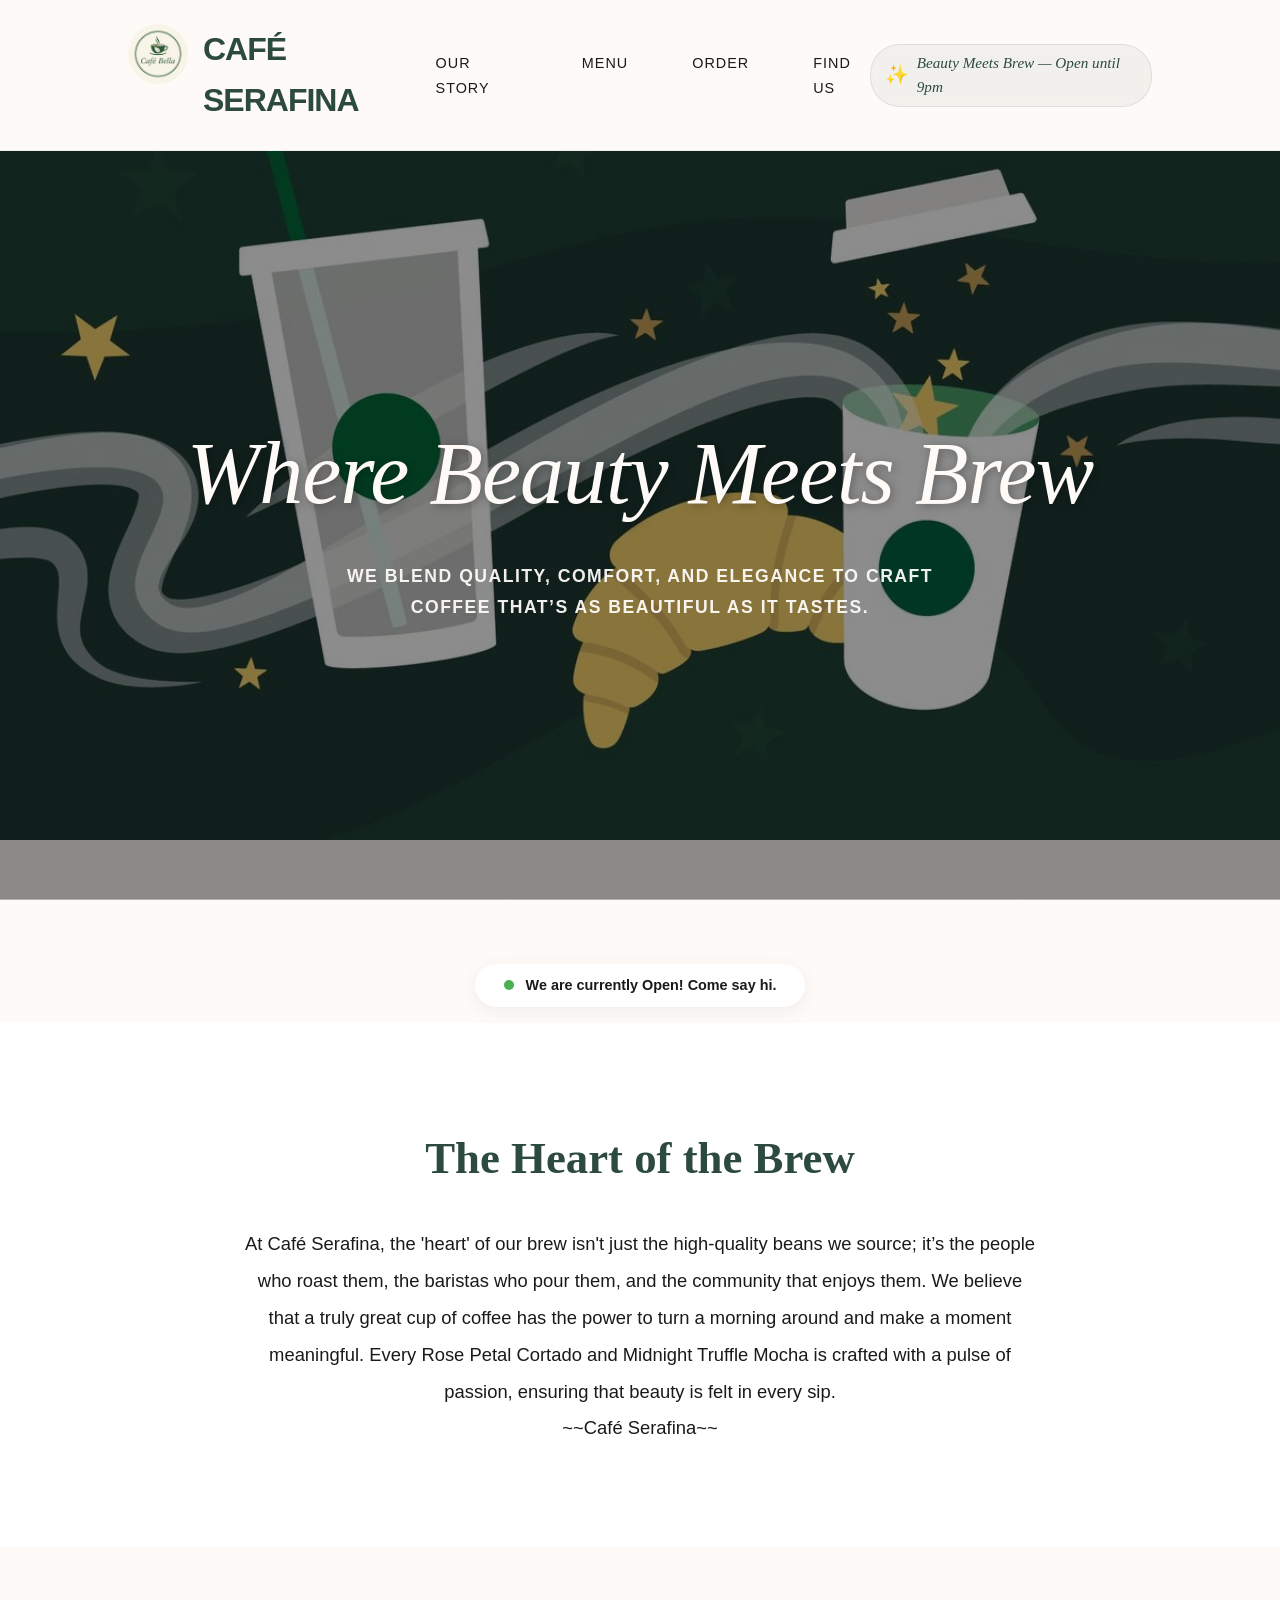
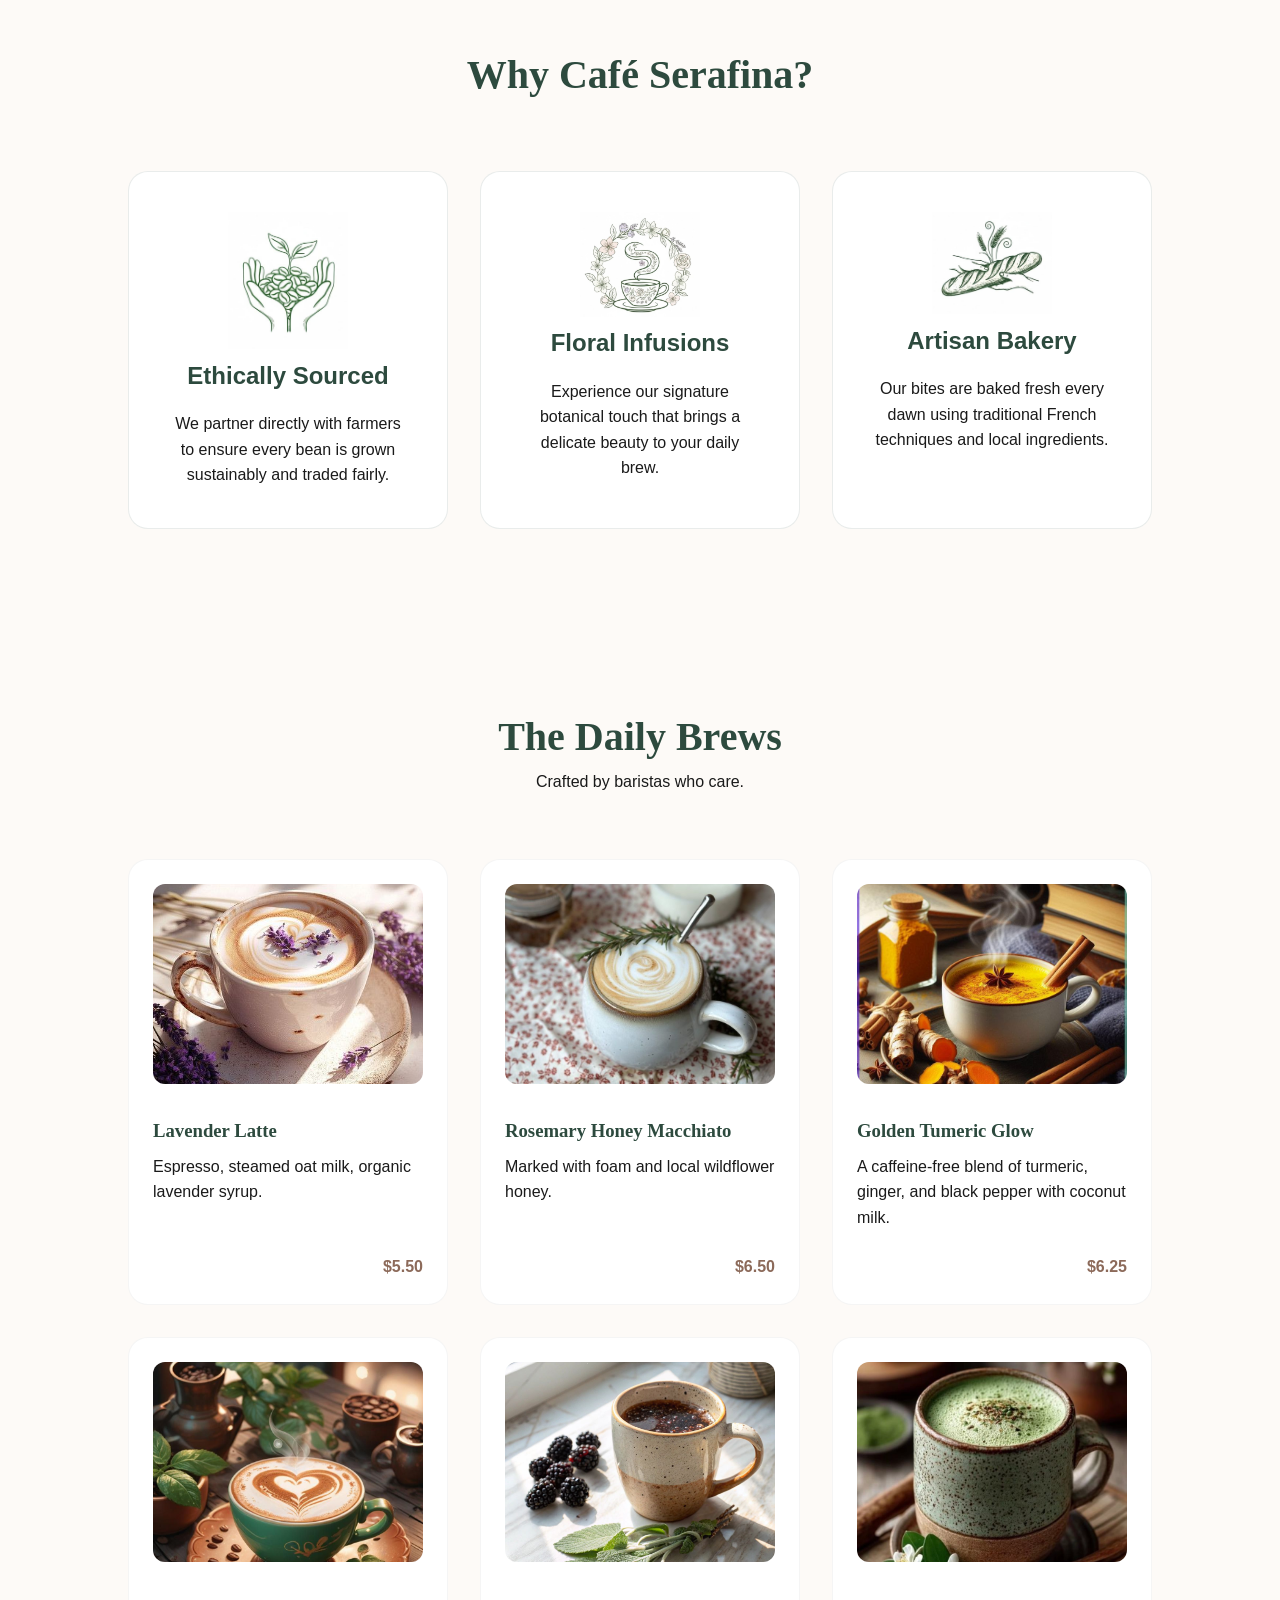
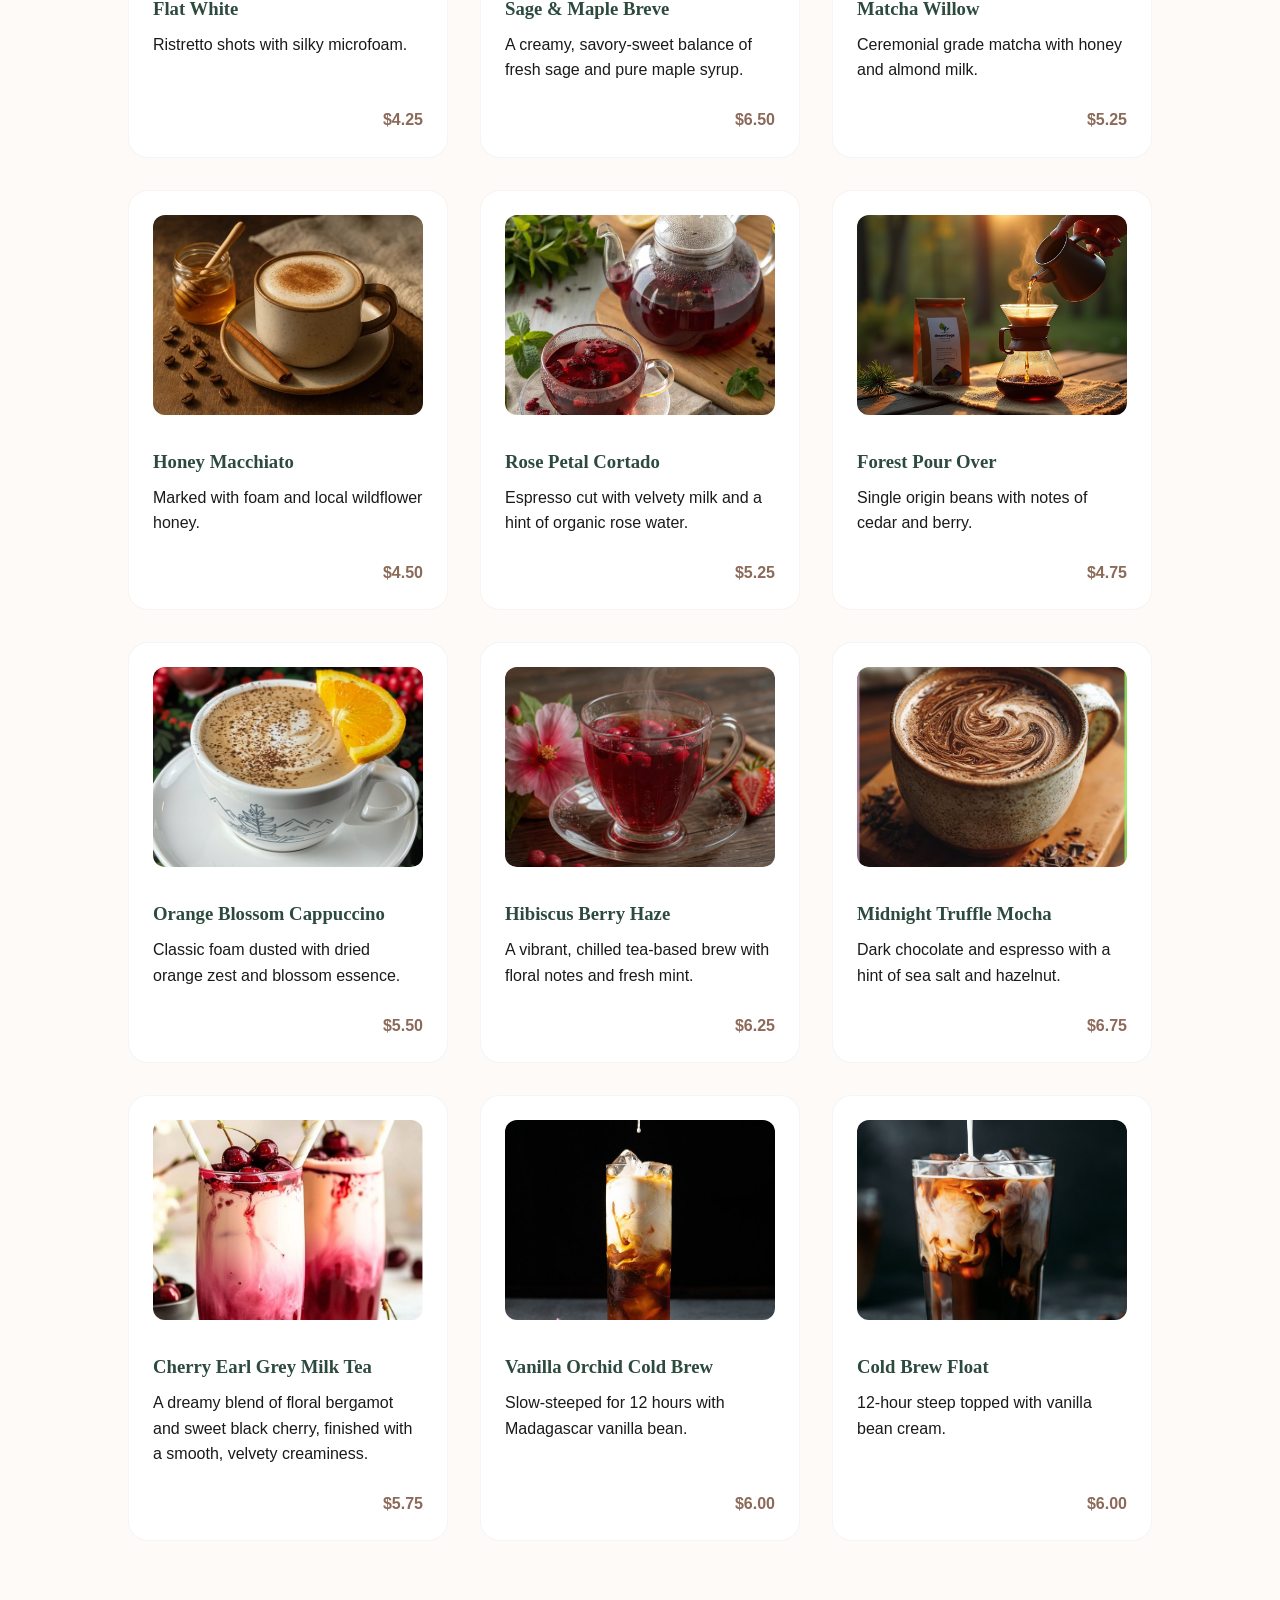
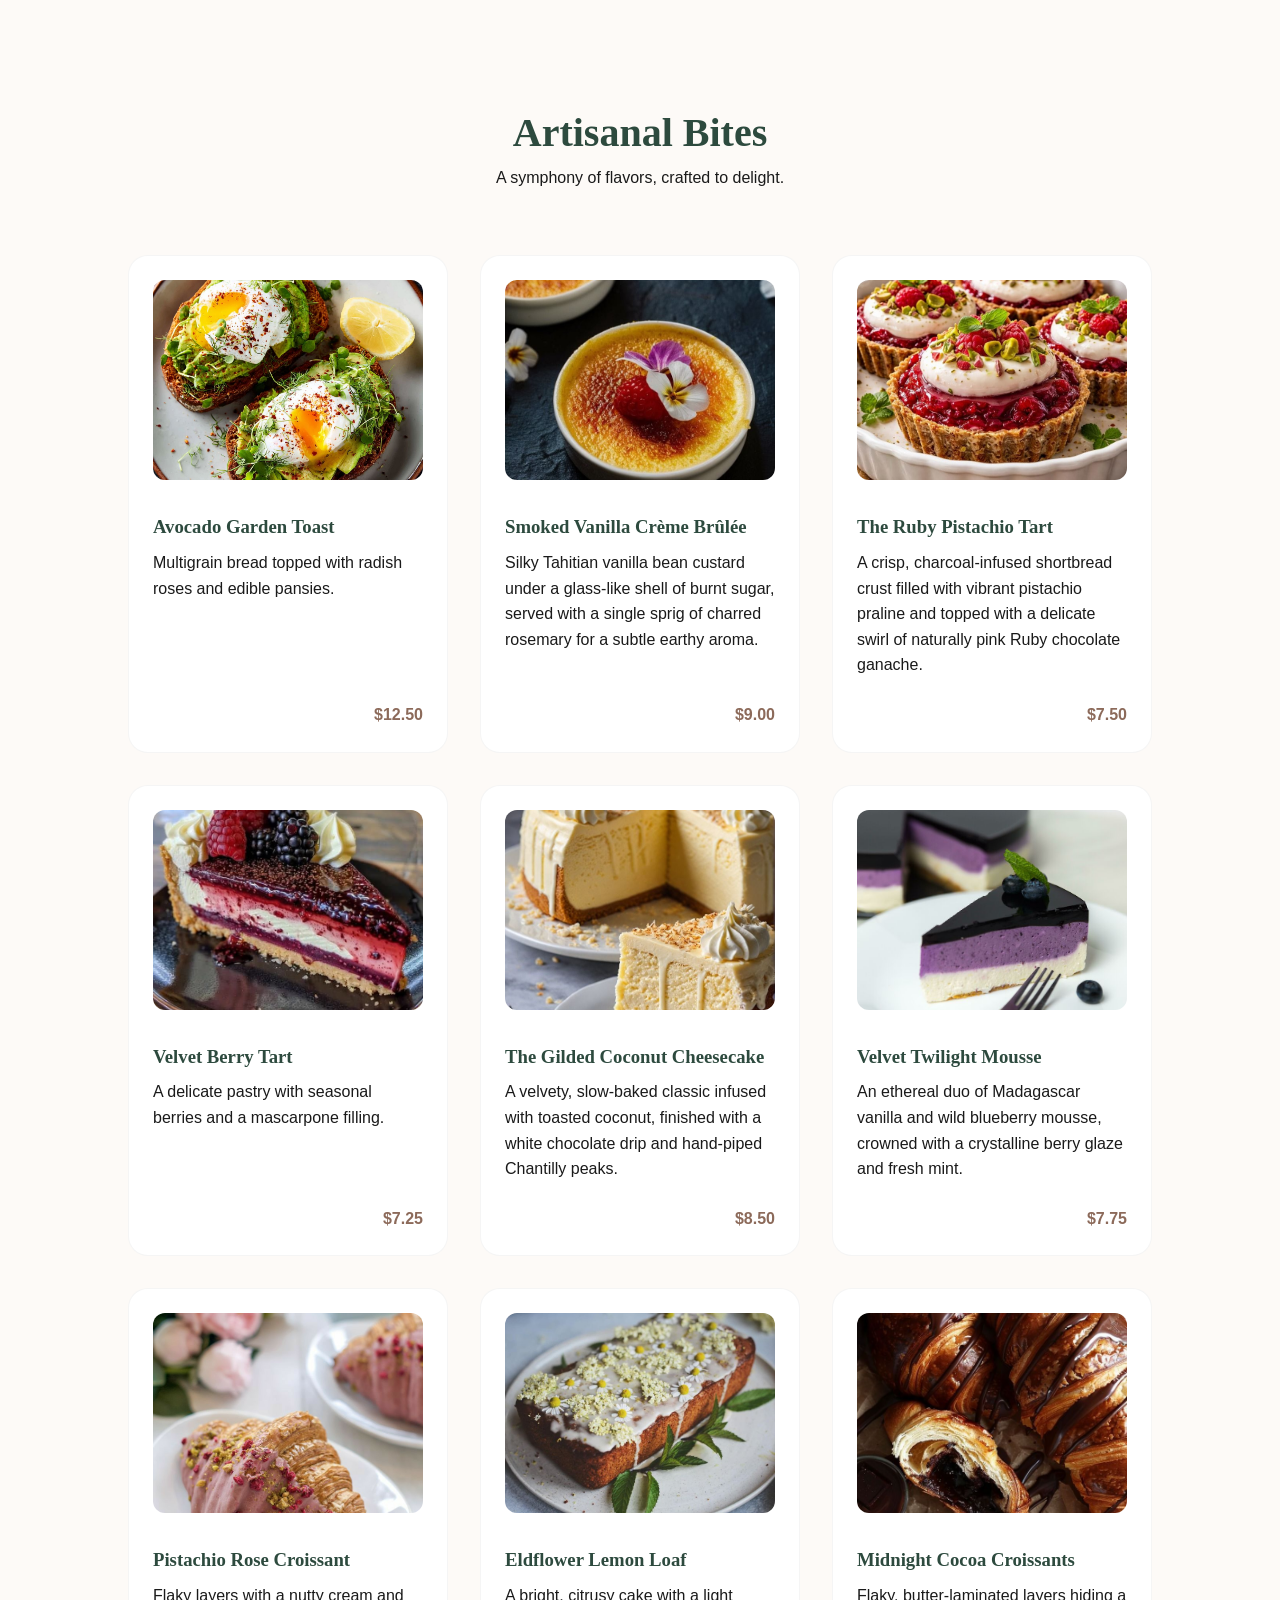
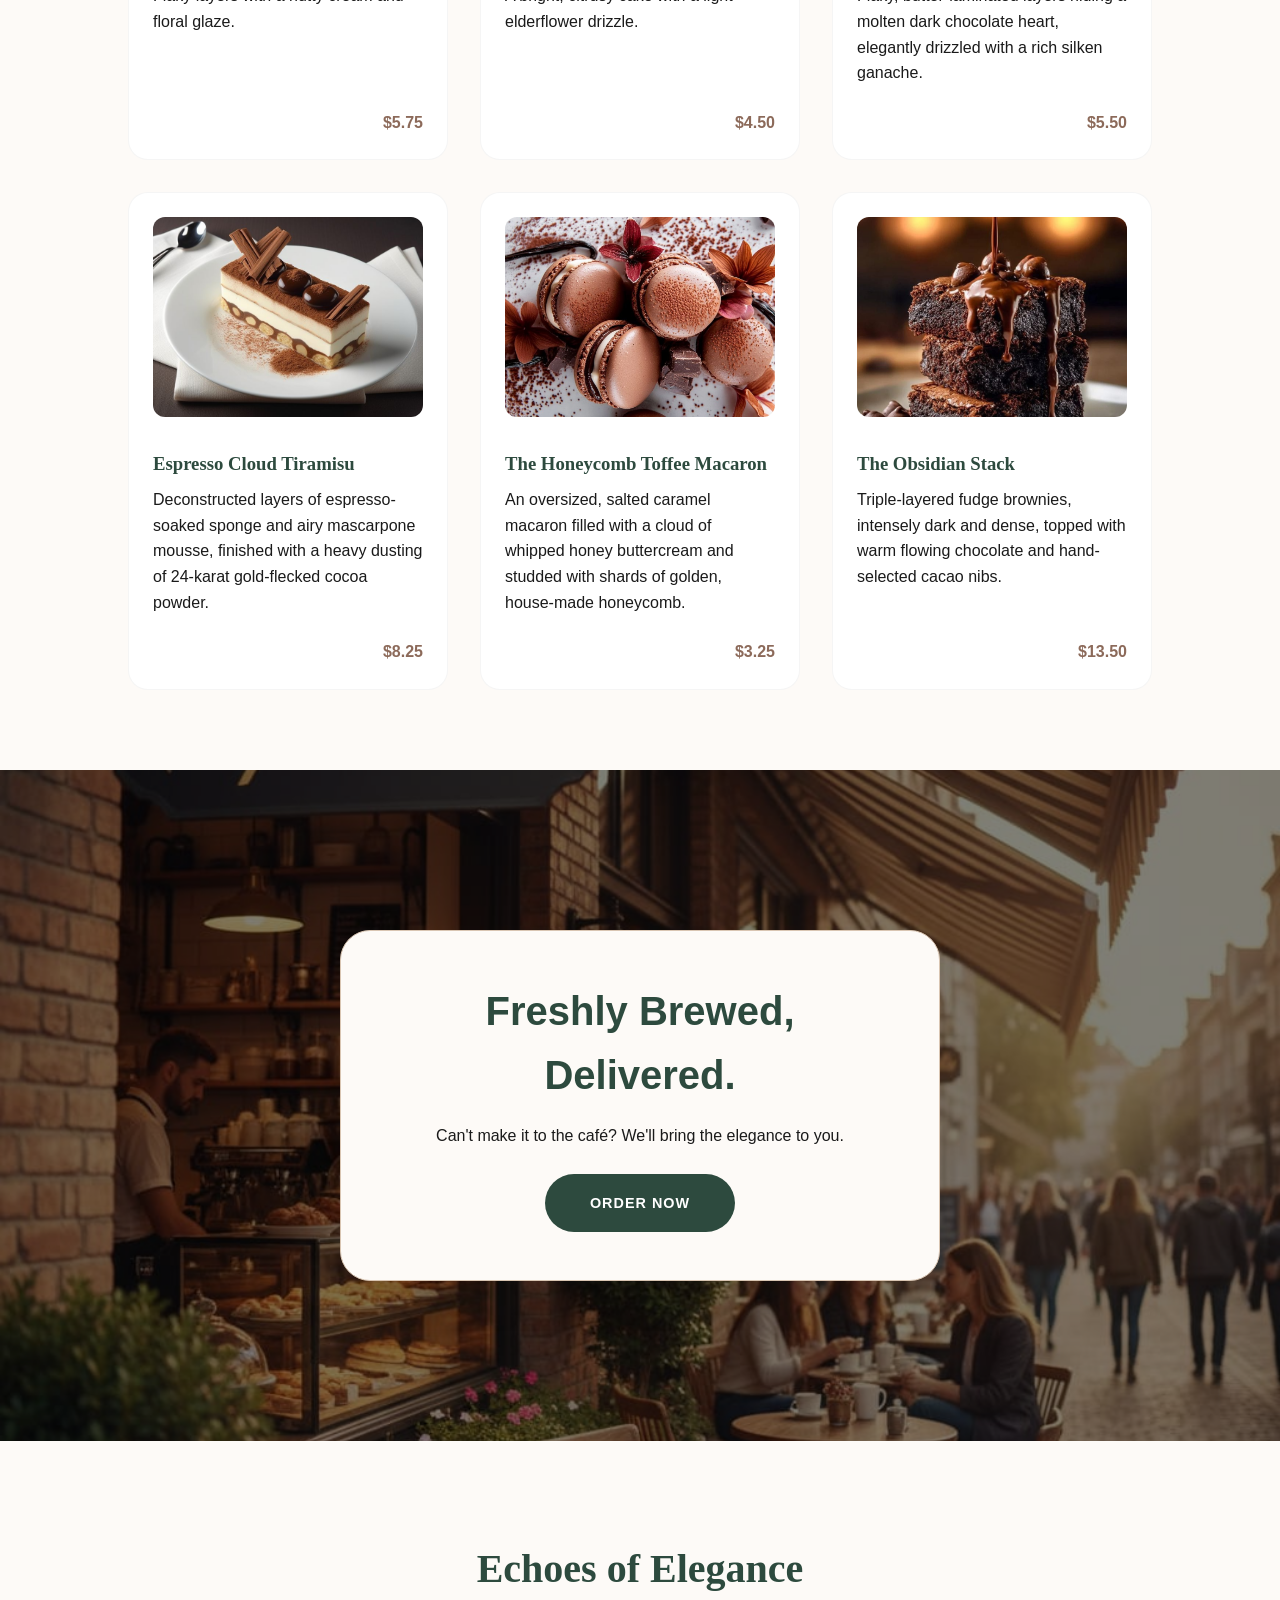
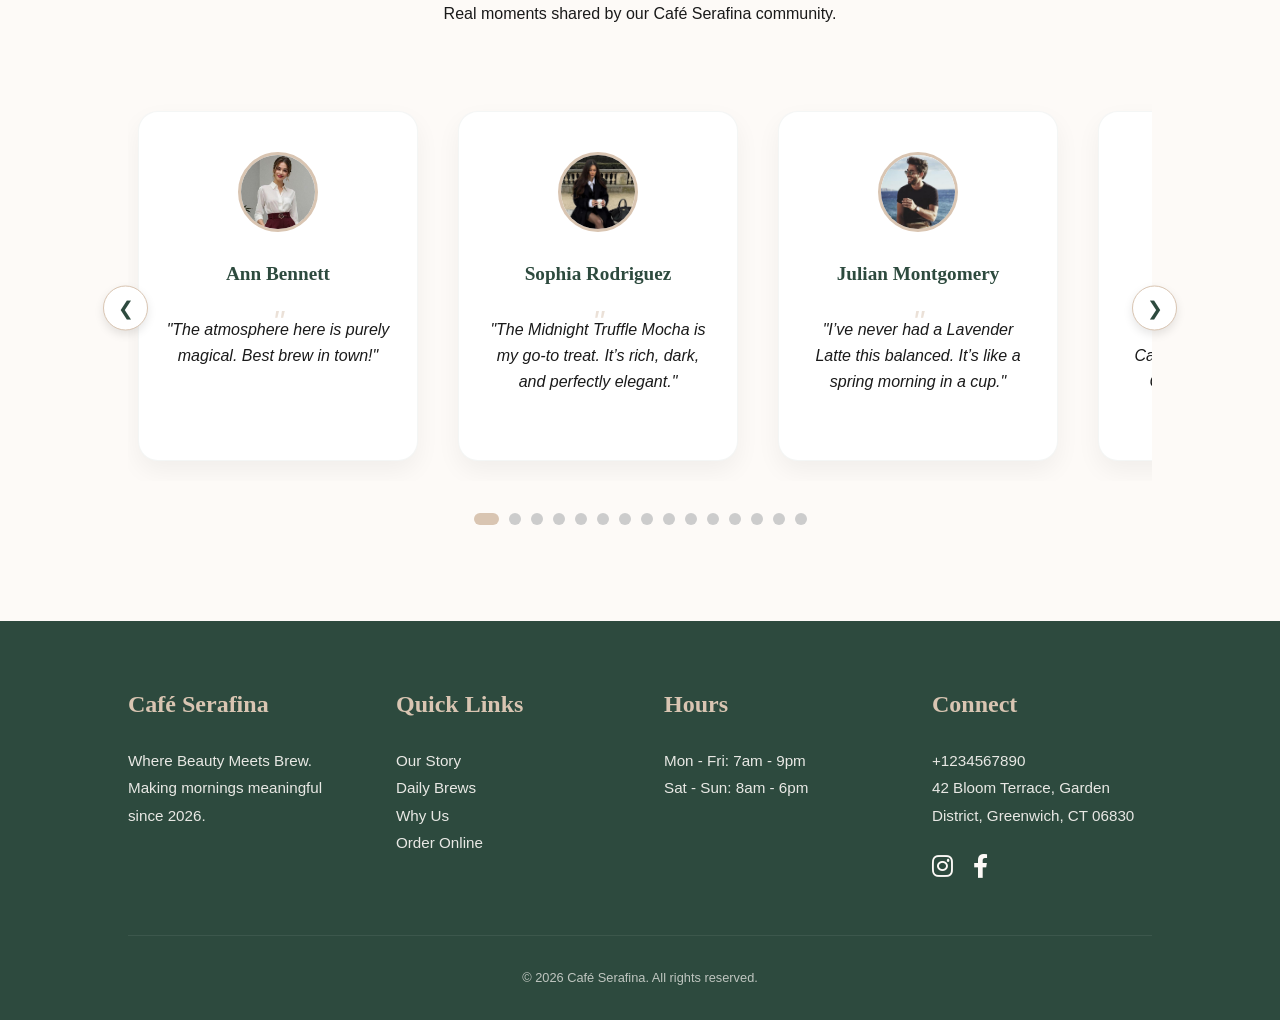
<file: index.html>
<!DOCTYPE html>
<html lang="en">
<head>
    <meta charset="UTF-8">
    <meta name="viewport" content="width=device-width, initial-scale=1.0">
    <title>Café Serafina | Artisan Coffee</title>
    <link rel="stylesheet" href="style.css">
    <link rel="stylesheet" href="https://cdnjs.cloudflare.com/ajax/libs/font-awesome/6.0.0/css/all.min.css"> <!-- For Instagram and Facebook Icons -->
</head>
<body>
<!-- Logo and the Header Section/ NavBar -->
    <nav>
        <div class="logo-container">
            <img src="images/logo.jpeg" alt="Café Serafina Logo" class="nav-logo">
            <a href="index.html" style="text-decoration: none;">
            <span class="logo-text">Café Serafina</span></a>
        </div>
        <ul class="nav-links">
            <li><a href="#about">Our Story</a></li>
            <li><a href="#menu">Menu</a></li>
            <li><a href="#delivery">Order</a></li>
            <li><a href="#location">Find Us</a></li>
        </ul>
<!-- Current Weather -->
        <div class="nav-right">
            <div class="weather-mood" id="weather-mood">
                <span id="weather-icon"></span>
                <span id="mood-text">Loading the vibe...</span>
            </div>
        </div>
    </nav>
<!-- Hero Section -->
    <header>
        <div class="hero-content">
            <h1>Where Beauty Meets Brew</h1>
            <p><b>We blend quality, comfort, and elegance to craft coffee that’s as beautiful as it tastes.</b></p>
        </div>
    </header>
<!-- Current Status -->
    <div class="status-container">
        <div class="status-badge" id="status-badge">
            <span class="dot" id="status-dot"></span>
            <span id="status-text">Checking Status...</span>
        </div>
    </div>
<!-- About Section -->
    <section id="about" class="about-section">
        <div class="about-container">
            <div class="about-text">
                <h2>The Heart of the Brew</h2>
                <p>At Café Serafina, the 'heart' of our brew isn't just the high-quality beans we source; it’s the people who roast them, the baristas who pour them, and the community that enjoys them. 
                    We believe that a truly great cup of coffee has the power to turn a morning around and make a moment meaningful. 
                    Every Rose Petal Cortado and Midnight Truffle Mocha is crafted with a pulse of passion, ensuring that beauty is felt in every sip.
                </p>
                <p>~~Café Serafina~~</p>
        </div>
    </div>
    </section>
    <!-- Why Choose Us -->
    <section id="why-choose-us" class="features-section">
        <div class="section-title">
            <h2>Why Café Serafina?</h2>
        </div>
        <div class="features-grid">
            <div class="feature-card">
                <img src="images/ethically-sourced.jpeg" alt="Ethically Sourced" width="120">
                <h3>Ethically Sourced</h3>
                <p>We partner directly with farmers to ensure every bean is grown sustainably and traded fairly.</p>
            </div>
            <div class="feature-card">
                <img src="images/floral-infusion.jpeg" alt="Floral Infusions" width="120">
                <h3>Floral Infusions</h3>
                <p>Experience our signature botanical touch that brings a delicate beauty to your daily brew.</p>
            </div>
            <div class="feature-card">
                <img src="images/artisan-bakery.jpeg" alt="Artisan Bakery" width="120">
                <h3>Artisan Bakery</h3>
                <p>Our bites are baked fresh every dawn using traditional French techniques and local ingredients.</p>
            </div>
        </div>
    </section>
<!-- Menu Section -->
    <section id="menu" class="menu-section">
        <div class="section-title">
            <h2>The Daily Brews</h2>
            <p>Crafted by baristas who care.</p>
        </div>

    <!-- Menu Items - Drinks -->
        <div class="menu-grid" id="menu-grid">
            <div class="menu-item">
                <img src="images/lavender-latte.jpg" alt="Lavender Latte" class="menu-img">
                <div class="item-info">
                    <h3>Lavender Latte</h3>
                    <p>Espresso, steamed oat milk, organic lavender syrup.</p>
                </div>
                <span class="price">$5.50</span>
            </div>
            <div class="menu-item">
                <img src="images/Rosemary-Honey-Macchiato.jpeg" alt="Rosemary Honey Macchiato" class="menu-img">
                <div class="item-info">
                    <h3>Rosemary Honey Macchiato</h3>
                    <p>Marked with foam and local wildflower honey.</p>
                </div>
                <span class="price">$6.50</span>
            </div>
            <div class="menu-item">
                <img src="images/Golden-Tumeric-Glow.jpg" alt="Golden Tumeric Glow" class="menu-img">
                <div class="item-info">
                    <h3>Golden Tumeric Glow</h3>
                    <p>A caffeine-free blend of turmeric, ginger, and black pepper with coconut milk.</p>
                </div>
                <span class="price">$6.25</span>
            </div>
            <div class="menu-item">
                <img src="images/flat-white.jpg" alt="Lavender Latte" class="menu-img">
                <div class="item-info">
                    <h3>Flat White</h3>
                    <p>Ristretto shots with silky microfoam.</p>
                </div>
                <span class="price">$4.25</span>
            </div>
            <div class="menu-item">
                <img src="images/Sage&Maple-Breve.jpg" alt="Sage & Maple Breve" class="menu-img">
                <div class="item-info">
                    <h3>Sage & Maple Breve</h3>
                    <p>A creamy, savory-sweet balance of fresh sage and pure maple syrup.</p>
                </div>
                <span class="price">$6.50</span>
            </div>
            <div class="menu-item">
                <img src="images/matcha-willow.jpg" alt="Lavender Latte" class="menu-img">
                <div class="item-info">
                    <h3>Matcha Willow</h3>
                    <p>Ceremonial grade matcha with honey and almond milk.</p>
                </div>
                <span class="price">$5.25</span>
            </div>
            <div class="menu-item">
                <img src="images/honey-macchiato.jpg" alt="Lavender Latte" class="menu-img">
                <div class="item-info">
                    <h3>Honey Macchiato</h3>
                    <p>Marked with foam and local wildflower honey.</p>
                </div>
                <span class="price">$4.50</span>
            </div>
            <div class="menu-item">
                <img src="images/Rose-Petal-Cortado.jpg" alt="Lavender Latte" class="menu-img">
                <div class="item-info">
                    <h3>Rose Petal Cortado</h3>
                    <p>Espresso cut with velvety milk and a hint of organic rose water.</p>
                </div>
                <span class="price">$5.25</span>
            </div>
            <div class="menu-item">
                <img src="images/Forest-Pour-Over.jpg" alt="Lavender Latte" class="menu-img">
                <div class="item-info">
                    <h3>Forest Pour Over</h3>
                    <p>Single origin beans with notes of cedar and berry.</p>
                </div>
                <span class="price">$4.75</span>
            </div>
            <div class="menu-item">
                <img src="images/Orange-Blossom-Cappuccino.jpg" alt="Orange Blossom Cappuccino" class="menu-img">
                <div class="item-info">
                    <h3>Orange Blossom Cappuccino</h3>
                    <p>Classic foam dusted with dried orange zest and blossom essence.</p>
                </div>
                <span class="price">$5.50</span>
            </div>
            <div class="menu-item">
                <img src="images/Hibiscus-Berry-Haze.jpg" alt="Lavender Latte" class="menu-img">
                <div class="item-info">
                    <h3>Hibiscus Berry Haze</h3>
                    <p>A vibrant, chilled tea-based brew with floral notes and fresh mint.</p>
                </div>
                <span class="price">$6.25</span>
            </div>
            <div class="menu-item">
                <img src="images/Midnight-Truffle-Mocha.jpg" alt="Midnight Truffle Mocha" class="menu-img">
                <div class="item-info">
                    <h3>Midnight Truffle Mocha</h3>
                    <p>Dark chocolate and espresso with a hint of sea salt and hazelnut.</p>
                </div>
                <span class="price">$6.75</span>
            </div>
            <div class="menu-item">
                <img src="images/Cherry-Earl-Grey-Milk-Tea.jpg" alt="Cherry Earl Grey Milk Tea" class="menu-img">
                <div class="item-info">
                    <h3>Cherry Earl Grey Milk Tea</h3>
                    <p>A dreamy blend of floral bergamot and sweet black cherry, finished with a smooth, velvety creaminess.</p>
                </div>
                <span class="price">$5.75</span>
            </div>
            <div class="menu-item">
                <img src="images/Vanilla-Orchid-Cold-Brew.jpg" alt="Vanilla Orchid Cold Brew" class="menu-img">
                <div class="item-info">
                    <h3>Vanilla Orchid Cold Brew</h3>
                    <p>Slow-steeped for 12 hours with Madagascar vanilla bean.</p>
                </div>
                <span class="price">$6.00</span>
            </div>
            <div class="menu-item">
                <img src="images/cold-brew-float.jpeg" alt="Lavender Latte" class="menu-img">
                <div class="item-info">
                    <h3>Cold Brew Float</h3>
                    <p>12-hour steep topped with vanilla bean cream.</p>
                </div>
                <span class="price">$6.00</span>
            </div>
        </div>
    </section>
    <section id="menu" class="menu-section">
        <div class="section-title">
            <h2>Artisanal Bites</h2>
            <p>A symphony of flavors, crafted to delight.</p>
        </div>

    <!-- Menu Items - Drinks -->
        <div class="menu-grid" id="menu-grid">
            <div class="menu-item">
                <img src="images/Avocado-Garden-Toast.jpg" alt="Avocado Garden Toast" class="menu-img">
                <div class="item-info">
                    <h3>Avocado Garden Toast</h3>
                    <p>Multigrain bread topped with radish roses and edible pansies.</p>
                </div>
                <span class="price">$12.50</span>
            </div>
            <div class="menu-item">
                <img src="images/Smoked-Vanillaa-Crème-Brûlée.jpeg" alt="Smoked Vanilla Crème Brûlée" class="menu-img">
                <div class="item-info">
                    <h3>Smoked Vanilla Crème Brûlée</h3>
                    <p>Silky Tahitian vanilla bean custard under a glass-like shell of burnt sugar, served with a single sprig of charred rosemary for a subtle earthy aroma.</p>
                </div>
                <span class="price">$9.00</span>
            </div>
            <div class="menu-item">
                <img src="images/Ruby-Pistachio-Tart.jpeg" alt="The Ruby Pistachio Tart" class="menu-img">
                <div class="item-info">
                    <h3>The Ruby Pistachio Tart</h3>
                    <p>A crisp, charcoal-infused shortbread crust filled with vibrant pistachio praline and topped with a delicate swirl of naturally pink Ruby chocolate ganache.</p>
                </div>
                <span class="price">$7.50</span>
            </div>
            <div class="menu-item">
                <img src="images/Velvet-Berry-Tart.jpg" alt="Velvet Berry Tart" class="menu-img">
                <div class="item-info">
                    <h3>Velvet Berry Tart</h3>
                    <p>A delicate pastry with seasonal berries and a mascarpone filling.</p>
                </div>
                <span class="price">$7.25</span>
            </div>
            <div class="menu-item">
                <img src="images/cheese-cake.jpg" alt="The Gilded Coconut Cheesecake" class="menu-img">
                <div class="item-info">
                    <h3>The Gilded Coconut Cheesecake</h3>
                    <p>A velvety, slow-baked classic infused with toasted coconut, finished with a white chocolate drip and hand-piped Chantilly peaks.</p>
                </div>
                <span class="price">$8.50</span>
            </div>
            <div class="menu-item">
                <img src="images/Velvet-Twilight-Mousse.jpeg" alt="Velvet Twilight Mousse" class="menu-img">
                <div class="item-info">
                    <h3>Velvet Twilight Mousse</h3>
                    <p>An ethereal duo of Madagascar vanilla and wild blueberry mousse, crowned with a crystalline berry glaze and fresh mint.</p>
                </div>
                <span class="price">$7.75</span>
            </div>
            <div class="menu-item">
                <img src="images/Pistachio-Rose-Croissant.jpg" alt="Pistachio Rose Croissant" class="menu-img">
                <div class="item-info">
                    <h3>Pistachio Rose Croissant</h3>
                    <p>Flaky layers with a nutty cream and floral glaze.</p>
                </div>
                <span class="price">$5.75</span>
            </div>
            <div class="menu-item">
                <img src="images/Eldflower-Lemon-Loaf.jpg" alt="Eldflower Lemon Loaf" class="menu-img">
                <div class="item-info">
                    <h3>Eldflower Lemon Loaf</h3>
                    <p>A bright, citrusy cake with a light elderflower drizzle.</p>
                </div>
                <span class="price">$4.50</span>
            </div>
            <div class="menu-item">
                <img src="images/Midnight-Cocoa-Croissants.jpeg" alt="Midnight Cocoa Croissants" class="menu-img">
                <div class="item-info">
                    <h3>Midnight Cocoa Croissants</h3>
                    <p>Flaky, butter-laminated layers hiding a molten dark chocolate heart, elegantly drizzled with a rich silken ganache.</p>
                </div>
                <span class="price">$5.50</span>
            </div>
            <div class="menu-item">
                <img src="images/Espresso-Cloud-Tiramisu.jpeg" alt="Espresso Cloud Tiramisu" class="menu-img">
                <div class="item-info">
                    <h3>Espresso Cloud Tiramisu</h3>
                    <p>Deconstructed layers of espresso-soaked sponge and airy mascarpone mousse, finished with a heavy dusting of 24-karat gold-flecked cocoa powder.</p>
                </div>
                <span class="price">$8.25</span>
            </div>
            <div class="menu-item">
                <img src="images/Honeycomb-Toffee-Macaron.jpeg" alt="The Honeycomb Toffee Macaron" class="menu-img">
                <div class="item-info">
                    <h3>The Honeycomb Toffee Macaron</h3>
                    <p>An oversized, salted caramel macaron filled with a cloud of whipped honey buttercream and studded with shards of golden, house-made honeycomb.</p>
                </div>
                <span class="price">$3.25</span>
            </div>
            <div class="menu-item">
                <img src="images/The-Obsidian-Stack.jpeg" alt="Eldflower Lemon Loaf" class="menu-img">
                <div class="item-info">
                    <h3>The Obsidian Stack</h3>
                    <p>Triple-layered fudge brownies, intensely dark and dense, topped with warm flowing chocolate and hand-selected cacao nibs.</p>
                </div>
                <span class="price">$13.50</span>
            </div>
        </div>
    </section>

<!-- Order Section -->
    <section id="delivery" class="delivery-section">
        <div class="delivery-card">
            <h2>Freshly Brewed, Delivered.</h2>
            <p>Can't make it to the café? We'll bring the elegance to you.</p>
            <br>
            <a href="order.html" class="btn btn-primary">Order Now</a> <!-- Form to Order -->
        </div>
    </section>

<!-- Testimonials Section -->
    <section class="testimonials-section">
    <div class="section-title">
        <h2>Echoes of Elegance</h2>
        <p>Real moments shared by our Café Serafina community.</p>
    </div>
    <div class="section-content">
        <div class="slide-container">
            <button class="nav-btn prev-btn" id="prev-slide">❮</button>
            <button class="nav-btn next-btn" id="next-slide">❯</button>

            <div class="slide-wrapper" id="slide-wrapper">
                <ul class="testimonials-list" id="testimonials-list">
                    <li class="testimonials">
                        <img src="people/p1.jpeg" alt="user1" class="user-image">
                        <h3 class="name">Ann Bennett</h3>
                        <i class="feedback">"The atmosphere here is purely magical. Best brew in town!"</i>
                    </li>
                    <li class="testimonials">
                        <img src="people/p2.jpeg" alt="user2" class="user-image">
                        <h3 class="name">Sophia Rodriguez</h3>
                        <i class="feedback">"The Midnight Truffle Mocha is my go-to treat. It’s rich, dark, and perfectly elegant."</i>
                    </li>
                    <li class="testimonials">
                        <img src="people/p3.jpeg" alt="user3" class="user-image">
                        <h3 class="name">Julian Montgomery</h3>
                        <i class="feedback">"I’ve never had a Lavender Latte this balanced. It’s like a spring morning in a cup."</i>
                    </li>
                    <li class="testimonials">
                        <img src="people/p4.jpeg" alt="user4" class="user-image">
                        <h3 class="name">Elena Garrison</h3>
                        <i class="feedback">"The Orange Blossom Cappuccino is a floral dream. Café Serafina is my daily sanctuary."</i>
                    </li>
                    <li class="testimonials">
                        <img src="people/p5.jpeg" alt="user5" class="user-image">
                        <h3 class="name">Marcus Thorne</h3>
                        <i class="feedback">"Finally, a place that takes Cold Brew seriously. The Vanilla Orchid notes are incredible."</i>
                    </li>
                    <li class="testimonials">
                        <img src="people/p6.jpeg" alt="user6" class="user-image">
                        <h3 class="name">Liam Henderson</h3>
                        <i class="feedback">"That Pistachio Rose Croissant is worth the trip alone. Flaky, floral, and fantastic."</i>
                    </li>
                    <li class="testimonials">
                        <img src="people/p7.jpeg" alt="user7" class="user-image">
                        <h3 class="name">Clara Whitlock</h3>
                        <i class="feedback">"I ordered the Velvet Berry Tart for a small celebration—it was the star of the show!"</i>
                    </li>
                    <li class="testimonials">
                        <img src="people/p8.jpeg" alt="user8" class="user-image">
                        <h3 class="name">David Sterling</h3>
                        <i class="feedback">"The Obsidian Stack is the ultimate brownie experience. Dark, fudgy, and decadent."</i>
                    </li>
                    <li class="testimonials">
                        <img src="people/p9.jpeg" alt="user9" class="user-image">
                        <h3 class="name">Anthony Vance</h3>
                        <i class="feedback">"I love that I can pick multiple items on the order page. A stack of brownies and a latte? Yes, please!"</i>
                    </li>
                    <li class="testimonials">
                        <img src="people/p10.jpeg" alt="user10" class="user-image">
                        <h3 class="name">Maya Jenkins</h3>
                        <i class="feedback">"Best Avocado Garden Toast I’ve ever had. You can taste the freshness in every bite."</i>
                    </li>
                    <li class="testimonials">
                        <img src="people/p11.jpeg" alt="user11" class="user-image">
                        <h3 class="name">Noah Fletcher</h3>
                        <i class="feedback">"Café Serafina isn't just a shop; it’s an experience. The attention to detail is unmatched."</i>
                    </li>
                    <li class="testimonials">
                        <img src="people/p12.jpeg" alt="user12" class="user-image">
                        <h3 class="name">Grace Laurent</h3>
                        <i class="feedback">"Beauty meets brew is the perfect slogan. Everything from the logo to the coffee is stunning."</i>
                    </li>
                    <li class="testimonials">
                        <img src="people/p13.jpeg" alt="user13" class="user-image">
                        <h3 class="name">Sarah Prescott</h3>
                        <i class="feedback">"The delivery system is so easy to use! My order arrived fresh and beautifully packaged."</i>
                    </li>
                    <li class="testimonials">
                        <img src="people/p14.jpeg" alt="user14" class="user-image">
                        <h3 class="name">Oliver Sinclair</h3>
                        <i class="feedback">"The Espresso Cloud Tiramisu is light as air but packs a punch. A true masterpiece."</i>
                    </li>
                    <li class="testimonials">
                        <img src="people/p15.jpeg" alt="user15" class="user-image">
                        <h3 class="name">Isabella Brooks</h3>
                        <i class="feedback">"Checking the live shop status on the home page saves me so much time. I love the transparency!"</i>
                    </li>
                    </ul>
            </div>
            <div class="dots-container" id="dots-container"></div>
        </div>
    </div>
    </section>

<!-- Footer Section -->
    <footer id="location">
    <div class="footer-grid">
        <div class="footer-col brand-col">
            <h4>Café Serafina</h4>
            <p>Where Beauty Meets Brew. <br>Making mornings meaningful since 2026.</p>
        </div>
        
        <div class="footer-col">
            <h4>Quick Links</h4>
            <ul>
                <li><a href="#about">Our Story</a></li>
                <li><a href="#menu">Daily Brews</a></li>
                <li><a href="#why-us">Why Us</a></li>
                <li><a href="order.html">Order Online</a></li>
            </ul>
        </div>

        <div class="footer-col">
            <h4>Hours</h4>
            <p>Mon - Fri: 7am - 9pm</p>
            <p>Sat - Sun: 8am - 6pm</p>
        </div>

        <div class="footer-col">
            <h4>Connect</h4>
            <p>+1234567890</p>
            <p>42 Bloom Terrace, Garden District, Greenwich, CT 06830</p>
            <div class="social-links">
                <a href="https://instagram.com" target="_blank" aria-label="Instagram">
                <i class="fab fa-instagram"></i>
                </a>
                <a href="https://facebook.com" target="_blank" aria-label="Facebook">
                <i class="fab fa-facebook-f"></i>
                </a>
            </div>
        </div>
    </div>
    
    <div class="footer-bottom">
        <p>&copy; 2026 Café Serafina. All rights reserved.</p>
    </div>
    </footer>

    <script src="script.js"></script>
</body>
</html>
</file>
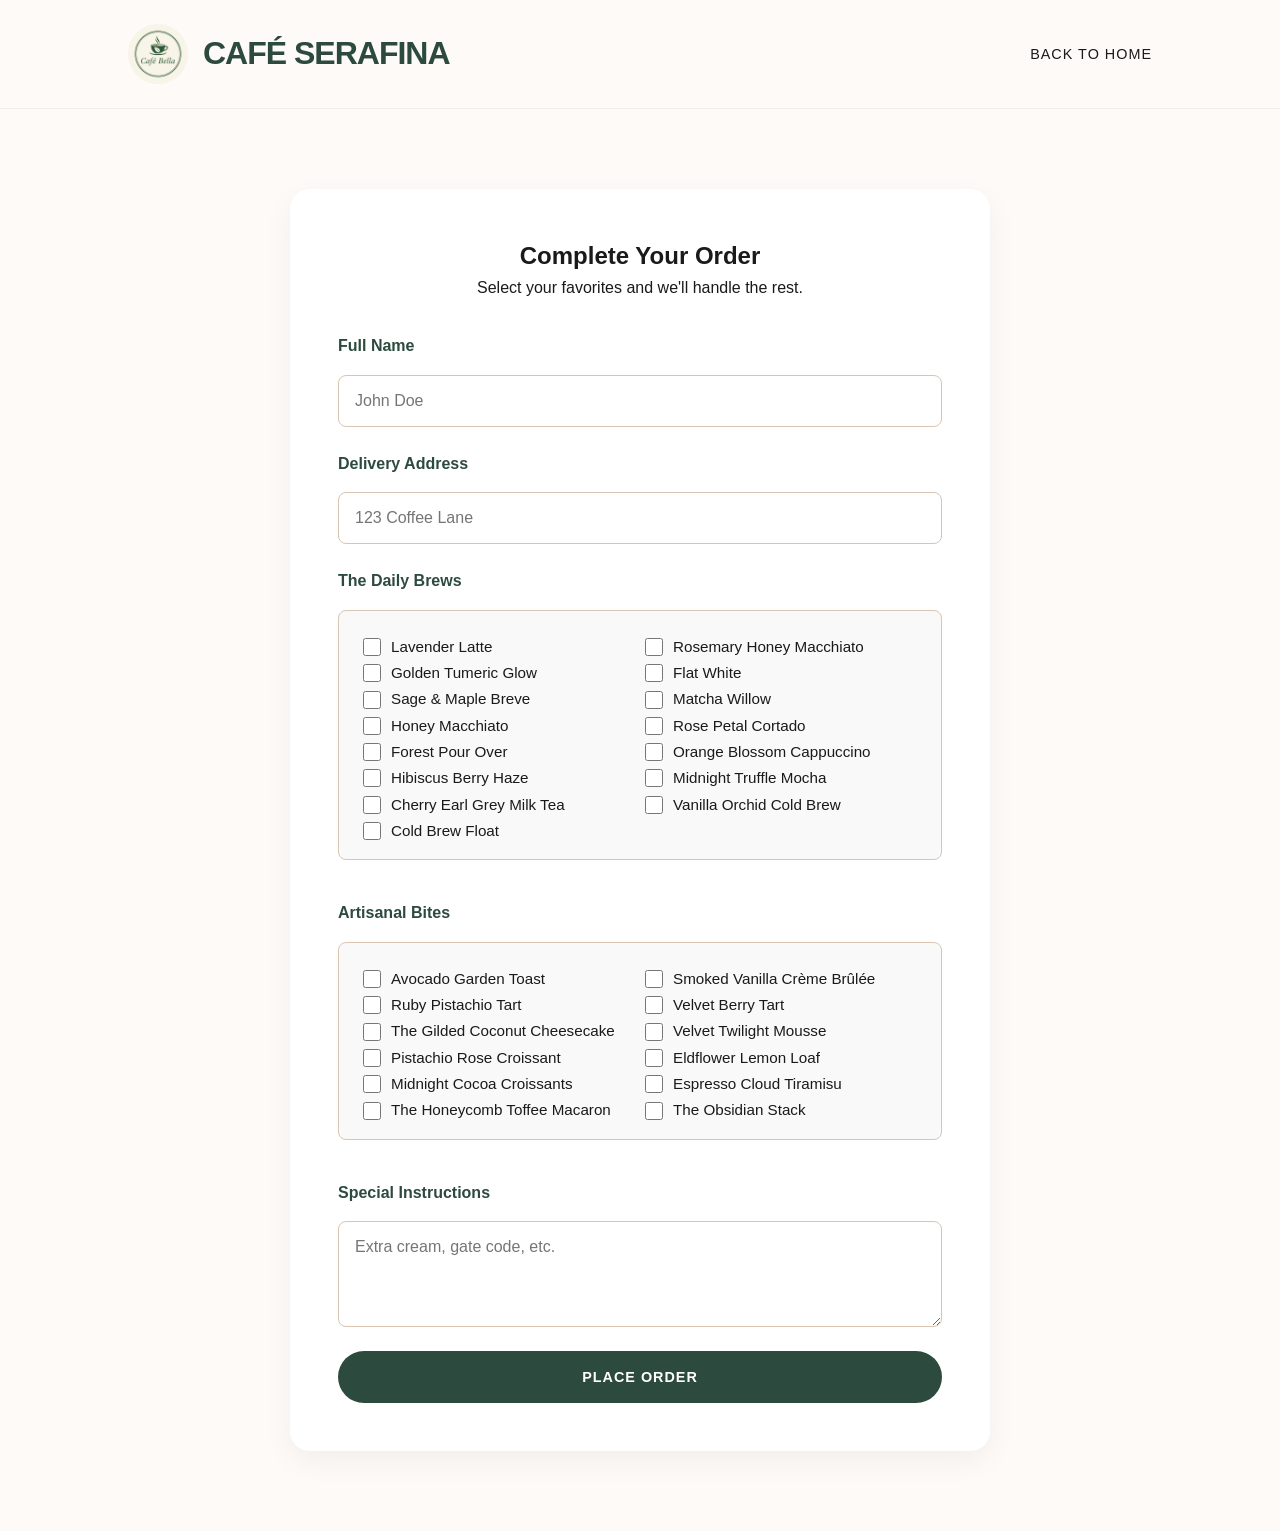
<file: order.html>
<!DOCTYPE html>
<html lang="en">
<head>
    <meta charset="UTF-8">
    <meta name="viewport" content="width=device-width, initial-scale=1.0">
    <title>Place Your Order | Café Serafina</title>
    <link rel="stylesheet" href="style.css">
    <style>
        .order-container {
            padding: 5rem 10%;
            display: flex;
            justify-content: center;
            background-color: var(--bg);
            min-height: 100vh;
        }
        .order-form-card {
            background: white;
            padding: 3rem;
            border-radius: 20px;
            width: 100%;
            max-width: 700px;
            box-shadow: 0 10px 30px rgba(0,0,0,0.05);
        }
        form { display: flex; flex-direction: column; gap: 1.5rem; }
        label { font-weight: 600; color: var(--primary); margin-bottom: -0.5rem; }
        
        input[type="text"], textarea {
            padding: 1rem;
            border: 1px solid var(--secondary);
            border-radius: 8px;
            font-size: 1rem;
            width: 100%;
        }

        /* Checkbox Group Styling */
        .checkbox-group {
            display: grid;
            grid-template-columns: repeat(auto-fit, minmax(200px, 1fr));
            gap: 10px;
            background: #f9f9f9;
            padding: 1.5rem;
            border-radius: 8px;
            border: 1px solid var(--secondary);
            margin-bottom: 1rem;
        }

        .checkbox-item {
            display: flex;
            align-items: center;
            gap: 10px;
            font-size: 0.95rem;
            font-weight: 400 !important;
            color: var(--text) !important;
            cursor: pointer;
        }

        .checkbox-item input {
            width: 18px;
            height: 18px;
            accent-color: var(--primary);
        }

        .form-header {
            text-align: center;
            margin-bottom: 2rem;
        }
    </style>
</head>
<body>
    <nav>
        <div class="logo-container">
            <a href="index.html" style="text-decoration: none; display: flex; align-items: center; gap: 15px;">
                <img src="images/logo.jpeg" alt="Café Serafina Logo" class="nav-logo">
                <span class="logo-text">Café Serafina</span>
            </a>
        </div>
        <ul class="nav-links">
            <li><a href="index.html">Back to Home</a></li>
        </ul>
    </nav>

    <div class="order-container">
        <div class="order-form-card">
            <div class="form-header">
                <h2>Complete Your Order</h2>
                <p>Select your favorites and we'll handle the rest.</p>
            </div>
            
            <form action="https://formspree.io/f/your_id" method="POST">
                <label>Full Name</label>
                <input type="text" name="name" placeholder="John Doe" required>
                
                <label>Delivery Address</label>
                <input type="text" name="address" placeholder="123 Coffee Lane" required>
                
                <label>The Daily Brews</label>
                <div class="checkbox-group">
                    <label class="checkbox-item"><input type="checkbox" name="brew" value="Lavender Latte"> Lavender Latte</label>
                    <label class="checkbox-item"><input type="checkbox" name="brew" value="Rosemary Honey Macchiato"> Rosemary Honey Macchiato</label>
                    <label class="checkbox-item"><input type="checkbox" name="brew" value="Golden Tumeric Glow"> Golden Tumeric Glow</label>
                    <label class="checkbox-item"><input type="checkbox" name="brew" value="Flat White"> Flat White</label>
                    <label class="checkbox-item"><input type="checkbox" name="brew" value="Sage & Maple Breve"> Sage & Maple Breve</label>
                    <label class="checkbox-item"><input type="checkbox" name="brew" value="Matcha Willow"> Matcha Willow</label>
                    <label class="checkbox-item"><input type="checkbox" name="brew" value="Honey Macchiato"> Honey Macchiato</label>
                    <label class="checkbox-item"><input type="checkbox" name="brew" value="Rose Petal Cortado"> Rose Petal Cortado</label>
                    <label class="checkbox-item"><input type="checkbox" name="brew" value="Forest Pour Over"> Forest Pour Over</label>
                    <label class="checkbox-item"><input type="checkbox" name="brew" value="Orange Blossom Cappuccino"> Orange Blossom Cappuccino</label>
                    <label class="checkbox-item"><input type="checkbox" name="brew" value="Hibiscus Berry Haze"> Hibiscus Berry Haze</label>
                    <label class="checkbox-item"><input type="checkbox" name="brew" value="Midnight Truffle Mocha"> Midnight Truffle Mocha</label>
                    <label class="checkbox-item"><input type="checkbox" name="brew" value="Cherry Earl Grey Milk Tea"> Cherry Earl Grey Milk Tea</label>
                    <label class="checkbox-item"><input type="checkbox" name="brew" value="Vanilla Orchid Cold Brew"> Vanilla Orchid Cold Brew</label>
                    <label class="checkbox-item"><input type="checkbox" name="brew" value="Cold Brew Float"> Cold Brew Float</label>
                </div>

                <label>Artisanal Bites</label>
                <div class="checkbox-group">
                    <label class="checkbox-item"><input type="checkbox" name="food" value="Avocado Garden Toast"> Avocado Garden Toast</label>
                    <label class="checkbox-item"><input type="checkbox" name="food" value="Smoked Vanilla Crème Brûlée"> Smoked Vanilla Crème Brûlée</label>
                    <label class="checkbox-item"><input type="checkbox" name="food" value="Ruby Pistachio Tart"> Ruby Pistachio Tart</label>
                    <label class="checkbox-item"><input type="checkbox" name="food" value="Velvet Berry Tart"> Velvet Berry Tart</label>
                    <label class="checkbox-item"><input type="checkbox" name="food" value="The Gilded Coconut Cheesecake"> The Gilded Coconut Cheesecake</label>
                    <label class="checkbox-item"><input type="checkbox" name="food" value="Velvet Twilight Mousset"> Velvet Twilight Mousse</label>
                    <label class="checkbox-item"><input type="checkbox" name="food" value="Pistachio Rose Croissant"> Pistachio Rose Croissant</label>
                    <label class="checkbox-item"><input type="checkbox" name="food" value="Eldflower Lemon Loaf"> Eldflower Lemon Loaf</label>
                    <label class="checkbox-item"><input type="checkbox" name="food" value="Midnight Cocoa Croissants"> Midnight Cocoa Croissants</label>
                    <label class="checkbox-item"><input type="checkbox" name="food" value="Espresso Cloud Tiramisu"> Espresso Cloud Tiramisu</label>
                    <label class="checkbox-item"><input type="checkbox" name="food" value="The Honeycomb Toffee Macaron"> The Honeycomb Toffee Macaron</label>
                    <label class="checkbox-item"><input type="checkbox" name="food" value="The Obsidian Stack"> The Obsidian Stack</label>
                </div>

                <label>Special Instructions</label>
                <textarea name="notes" rows="4" placeholder="Extra cream, gate code, etc."></textarea>

                <button type="submit" class="btn btn-primary">Place Order</button>
            </form>
        </div>
    </div>
</body>
</html>
</file>
<file: style.css>
:root {
    --primary: #2d4a3e;
    --secondary: #d9c5b2;
    --accent: #8c6a5a;
    --bg: #fdfaf7;
    --text: #1a1a1a;
    --transition: all 0.3s ease;
}

* {
    margin: 0;
    padding: 0;
    box-sizing: border-box;
    font-family: 'Segoe UI', Roboto, Helvetica, Arial, sans-serif;
}

html {
    scroll-behavior: smooth;
}

body {
    background-color: var(--bg);
    color: var(--text);
    line-height: 1.6;
    overflow-x: hidden;
}

/* --- Navigation --- */
nav {
    padding: 1.5rem 10%;
    display: flex;
    justify-content: space-between;
    align-items: center;
    background: rgba(253, 250, 247, 0.95);
    backdrop-filter: blur(10px);
    position: sticky;
    top: 0;
    z-index: 1000;
    border-bottom: 1px solid rgba(0,0,0,0.05);
}

/* Container to hold both image and text */
.logo-container {
    display: flex;
    align-items: left;
    gap: 15px; /* Space between logo and text */
}

/* Style for the logo image */
.nav-logo {
    height: 60px;
    width: auto;
    border-radius: 60%;
}

/* Style for the text */
.logo-text {
    font-size: 2rem;
    font-weight: 700;
    letter-spacing: -1px;
    color: var(--primary);
    text-transform: uppercase;
}

.nav-links {
    display: flex;
    gap: 4rem; 
    list-style: none;
}

.nav-links a {
    text-decoration: none;
    color: var(--text);
    font-weight: 500;
    font-size: 0.9rem;
    letter-spacing: 1px;
    text-transform: uppercase;
    transition: var(--transition);
    position: relative;
    padding: 0.5rem 0;
}

.nav-links a:hover {
    color: var(--primary);
}

.nav-links a::after {
    content: '';
    position: absolute;
    width: 0;
    height: 2px;
    bottom: 0;
    left: 0;
    background-color: var(--accent);
    transition: var(--transition);
}

.nav-links a:hover::after {
    width: 100%;
}

/* --- Weather Section --- */
.weather-mood {
    display: flex;
    align-items: center;
    gap: 8px;
    background: rgba(45, 74, 62, 0.05);
    padding: 6px 14px;
    border-radius: 30px;
    font-size: 0.95rem;
    font-weight: 500;
    color: var(--primary);
    border: 1px solid rgba(45, 74, 62, 0.1);
    backdrop-filter: blur(4px);
}

#weather-icon {
    font-size: 1.2rem;
}

#mood-text {
    font-family: 'Georgia', serif;
    font-style: italic;
}

/* --- Hero Section --- */
header {
    height: 85vh;
    display: flex;
    align-items: center;
    justify-content: center;
    text-align: center;
    background: linear-gradient(rgba(0,0,0,0.45), rgba(0,0,0,0.45)), 
                url('images/2.jpg') center/cover no-repeat;
    background-attachment: fixed;
    animation: zoomOut 8s ease-in-out forwards;
    color: var(--bg);
    padding: 0 1rem;
}

@keyframes zoomOut {
  from {
    background-size: 120%;
  }
  to {
    background-size: 100%;
  }
}

.hero-content h1 {
    font-size: clamp(3.5rem, 10vw, 5.5rem);
    margin-bottom: 1rem;
    font-weight: 400;
    letter-spacing: -1px;
    font-family: 'Georgia', 'Times New Roman', Times, serif;
    font-style: italic;
    text-shadow: 2px 2px 10px rgba(0,0,0,0.3);
}

.hero-content p {
    font-size: 1.1rem;
    margin-bottom: 2.5rem;
    max-width: 600px;
    margin-left: auto;
    margin-right: auto;
    opacity: 0.95;
    font-family: 'Segoe UI', sans-serif;
    letter-spacing: 1.5px;
    text-transform: uppercase;
    font-weight: 400;
    line-height: 1.8;
}

.btn {
    padding: 1.1rem 2.8rem;
    border-radius: 50px;
    cursor: pointer;
    font-weight: 600;
    text-decoration: none;
    display: inline-block;
    transition: var(--transition);
    text-transform: uppercase;
    letter-spacing: 1px;
    font-size: 0.9rem;
}

.btn-primary {
    background-color: var(--primary);
    color: white;
    border: none;
}

.btn-primary:hover {
    transform: translateY(-4px);
    box-shadow: 0 12px 24px rgba(45, 74, 62, 0.3);
}

/* --- Shop Status Badge --- */
.status-container {
    padding: 3rem 10% 1rem;
    text-align: center;
}

.status-badge {
    display: inline-flex;
    align-items: center;
    gap: 0.75rem;
    padding: 0.6rem 1.8rem;
    border-radius: 100px;
    background: white;
    box-shadow: 0 4px 20px rgba(0,0,0,0.06);
    font-weight: 600;
    font-size: 0.9rem;
}

.dot {
    height: 10px;
    width: 10px;
    border-radius: 50%;
}

.open-dot { 
    background-color: #4caf50; 
    animation: pulse 2s infinite; 
}

.closed-dot { background-color: #f44336; }
 /* Dot to make look Active */
@keyframes pulse {
    0% { transform: scale(0.9); opacity: 0.7; } /* smaller */
    70% { transform: scale(1.2); opacity: 1; } /* larger */
    100% { transform: scale(0.9); opacity: 0.7; } /* repeats */
}

/* --- Our Story ---*/
.about-section {
    padding: 100px 10%;
    background-color: white;
    text-align: center;
}

.about-text h2 {
    font-family: 'Georgia', serif;
    color: var(--primary);
    font-size: 2.8rem;
    margin-bottom: 2rem;
    
}

.about-text p {
    max-width: 800px;
    margin: 0 auto;
    font-size: 1.15rem;
    line-height: 2;
    color: var(--text);
}

/* --- Why choose us --- */
.features-section {
    padding: 6rem 10%;
    background-color: var(--bg);
}

.features-grid {
    display: grid;
    grid-template-columns: repeat(auto-fit, minmax(250px, 1fr));
    gap: 2rem;
    margin-top: 3rem;
}

.feature-card {
    background: white;
    padding: 2.5rem;
    border-radius: 20px;
    text-align: center;
    transition: var(--transition);
    border: 1px solid rgba(45, 74, 62, 0.1);
}

.feature-card:hover {
    transform: translateY(-10px);
    box-shadow: 0 15px 30px rgba(0,0,0,0.05);
}

.feature-card h3 {
    color: var(--primary);
    margin-bottom: 1rem;
    font-size: 1.5rem;
}

.feature-card p {
    color: var(--text);
    font-size: 1rem;
    line-height: 1.6;
}

/* --- Menu Section --- */
.menu-section {
    padding: 5rem 10%;
}

.section-title {
    text-align: center;
    margin-bottom: 4rem;
}

.section-title h2 {
    font-size: 2.5rem;
    color: var(--primary);
    font-family: 'Georgia', serif;
}

.menu-grid {
    display: grid;
    grid-template-columns: repeat(auto-fit, minmax(320px, 1fr));
    gap: 2rem;
}

.menu-item {
    background: white;
    padding: 2.5rem;
    border-radius: 20px;
    transition: opacity 0.4s ease, transform 0.4s ease;
    border: 1px solid rgba(0,0,0,0.04);
    display: flex;
    justify-content: space-between;
    display: flex;
    flex-direction: column; /* Stacks image, text, and price vertically */
    align-items: flex-start; 
    gap: 1.5rem;
    padding: 1.5rem; /* Slightly reduced padding to account for image space */
}

.menu-img {
    width: 100%;
    height: 200px;
    object-fit: cover; /* Prevents the image from looking stretched */
    border-radius: 12px; /* Rounds the corners of the image */
    margin-bottom: 0.5rem;
}

.menu-item:hover {
    transform: translateY(-8px);
    box-shadow: 0 20px 40px rgba(0,0,0,0.07);
}

.item-info h3 {
    color: var(--primary);
    font-family: 'Georgia', serif;
    margin-bottom: 0.5rem;
}

/* Adjusting the price to stay at the bottom right if preferred */
.menu-item .price {
    align-self: flex-end;
    margin-top: auto; /* Pushes the price to the bottom of the card */
    font-weight: 700;
    color: var(--accent);
}

/* --- Delivery Section --- */
.delivery-section {
    padding: 10rem 10%;
    background: linear-gradient(rgba(0,0,0,0.5), rgba(0,0,0,0.5)), 
                url('images/delivery.jpeg') center/cover no-repeat;
    width: 100%;
    text-align: center;
    display: flex;
    justify-content: center;
    align-items: center;
    min-height: 600px; /* Forces the section to be large enough for the image */
}

.delivery-card {
    background: var(--bg);
    padding: 3rem;
    border-radius:30px;
    box-shadow: 0 15px 50px rgba(0,0,0,0.05);
    border: 1px solid var(--secondary);
    max-width: 600px;
    margin: 0 auto;
}

.delivery-card h2 {
    color: var(--primary);
    font-size: 2.5rem;
    margin-bottom: 1rem;
}

/* --- Testimonials Section --- */
.testimonials-section {
    padding: 6rem 10%;
    background-color: var(--bg);
    overflow: hidden;
}

.testimonials-section .section-title {
    text-align: center;
    margin-bottom: 4rem;
}

/* Slide Container Styling */
.slide-container {
    width: 100%;
    position: relative;
}

.slide-wrapper {
    overflow-x: auto; /* Allows horizontal scrolling */
    padding: 20px 10px;
    scrollbar-width: none; /* Hides scrollbar for Firefox */
}

.slide-wrapper::-webkit-scrollbar {
    display: none; /* Hides scrollbar for Chrome/Safari */
}

/* Horizontal List Alignment */
.testimonials-list {
    display: flex;
    gap: 2.5rem;
    list-style: none;
    padding: 0;
}

/* Individual Testimonial Card */
.testimonials {
    min-width: 280px;
    max-width: 280px;
    background: #ffffff;
    padding: 2.5rem 1.5rem;
    border-radius: 20px;
    text-align: center;
    box-shadow: 0 10px 25px rgba(0, 0, 0, 0.05);
    transition: transform 0.3s ease;
    border: 1px solid rgba(45, 74, 62, 0.05); /* Subtle brand border */
}

.testimonials:hover {
    transform: translateY(-10px);
}

/* User Image Styling */
.user-image {
    width: 80px;
    height: 80px;
    border-radius: 50%;
    object-fit: cover;
    margin-bottom: 1.2rem;
    border: 3px solid var(--secondary);
}

/* Typography */
.name {
    font-size: 1.2rem;
    color: var(--primary);
    margin-bottom: 0.5rem;
    font-family: 'Georgia', serif;
}

.feedback {
    display: block;
    font-size: 1rem;
    color: var(--text);
    line-height: 1.6;
    font-style: italic;
    position: relative;
}

/* Adding Decorative Quote Marks */
.feedback::before {
    content: '"';
    font-size: 2rem;
    color: var(--secondary);
    display: block;
    height: 20px;
    opacity: 0.5;
}

/* Navigation Arrows */
.nav-btn {
    position: absolute;
    top: 50%;
    transform: translateY(-50%);
    background: white;
    border: 1px solid var(--secondary);
    color: var(--primary);
    width: 45px;
    height: 45px;
    border-radius: 50%;
    cursor: pointer;
    z-index: 10;
    font-size: 1.2rem;
    display: flex;
    align-items: center;
    justify-content: center;
    transition: all 0.3s ease;
    box-shadow: 0 4px 10px rgba(0,0,0,0.1);
}

.prev-btn { left: -25px; }
.next-btn { right: -25px; }

.nav-btn:hover {
    background: var(--primary);
    color: white;
}

/* Dots Navigation */
.dots-container {
    display: flex;
    justify-content: center;
    gap: 10px;
    margin-top: 2rem;
}

.dot-nav {
    width: 12px;
    height: 12px;
    border-radius: 50%;
    background: #ccc;
    cursor: pointer;
    transition: background 0.3s ease;
}

.dot-nav.active {
    background: var(--secondary); /* Highlight the active slide */
    width: 25px; /* Makes the active dot an oval*/
    border-radius: 10px;
}

/* --- Footer --- */
footer {
    background-color: var(--primary);
    color: #fdfaf7; /* Off-white text for readability */
    padding: 4rem 10% 2rem;
}

.footer-grid {
    display: grid;
    grid-template-columns: repeat(auto-fit, minmax(200px, 1fr));
    gap: 3rem;
    margin-bottom: 3rem;
}

.footer-col h4 {
    font-family: 'Georgia', serif;
    font-size: 1.5rem;
    margin-bottom: 1.5rem;
    color: var(--secondary);
}

.footer-col p, .footer-col ul {
    font-size: 0.95rem;
    line-height: 1.8;
    opacity: 0.9;
}

.footer-col ul {
    list-style: none;
    padding: 0;
}

.footer-col ul li a {
    color: inherit;
    text-decoration: none;
    transition: 0.3s;
}

.footer-col ul li a:hover {
    color: var(--secondary);
    padding-left: 5px;
}

.social-links {
    margin-top: 1.2rem;
    display: flex;
    gap: 20px;
}

.social-links a {
    color: #fdfaf7;
    font-size: 1.5rem; /* Makes the logos clearly visible */
    transition: all 0.3s ease;
    text-decoration: none;
}

.social-links a:hover {
    color: var(--secondary);
    transform: translateY(-3px); /* Subtle lift effect */
}

/* Optional: specific brand colors on hover */
.social-links a:hover .fa-instagram {
    color: #E1306C; /* Instagram Pink */
}

.social-links a:hover .fa-facebook-f {
    color: #1877F2; /* Facebook Blue */
}

.footer-bottom {
    border-top: 1px solid rgba(255, 255, 255, 0.1);
    padding-top: 2rem;
    text-align: center;
    font-size: 0.8rem;
    opacity: 0.7;
}

/* ============================================
   MOBILE RESPONSIVE - Media Queries
   ============================================ */

@media (max-width: 768px) {

    /* --- Navigation --- */
    nav {
        padding: 1rem 5%;
        flex-wrap: wrap;
        gap: 0.8rem;
        justify-content: center;
    }

    .logo-text {
        font-size: 1.3rem;
    }

    .nav-logo {
        height: 45px;
    }

    .nav-links {
        gap: 1.2rem;
        flex-wrap: wrap;
        justify-content: center;
    }

    .nav-links a {
        font-size: 0.8rem;
    }

    /* --- Weather Mood --- */
    .weather-mood {
        font-size: 0.8rem;
        padding: 5px 10px;
        text-align: center;
    }

    /* --- Hero Section --- */
    header {
        height: 100vh;
        background-attachment: scroll; /* Fixed doesn't work well on mobile */
        background-size: cover !important; /* Override zoom animation for mobile */
        animation: none; /* Disable zoom animation on mobile for better performance */
    }

    .hero-content h1 {
        font-size: 3rem;
    }

    .hero-content p {
        font-size: 0.9rem;
        letter-spacing: 1px;
        padding: 0 1rem;
    }

    .btn {
        padding: 0.9rem 2rem;
        font-size: 0.85rem;
    }

    /* --- About Section --- */
    .about-section {
        padding: 60px 5%;
    }

    .about-text h2 {
        font-size: 2rem;
    }

    .about-text p {
        font-size: 1rem;
    }

    /* --- Features Section --- */
    .features-section {
        padding: 4rem 5%;
    }

    .features-grid {
        grid-template-columns: 1fr;
    }

    /* --- Menu Section --- */
    .menu-section {
        padding: 4rem 5%;
    }

    .menu-grid {
        grid-template-columns: 1fr;
    }

    .section-title h2 {
        font-size: 2rem;
    }

    /* --- Delivery Section --- */
    .delivery-section {
        padding: 5rem 5%;
        min-height: 400px;
        background-attachment: scroll;
    }

    .delivery-card {
        padding: 2rem 1.5rem;
    }

    .delivery-card h2 {
        font-size: 1.8rem;
    }

    /* --- Testimonials --- */
    .testimonials-section {
        padding: 4rem 5%;
    }

    .prev-btn { left: -10px; }
    .next-btn { right: -10px; }

    /* --- Footer --- */
    footer {
        padding: 3rem 5% 2rem;
    }

    .footer-grid {
        grid-template-columns: 1fr;
        gap: 2rem;
    }

    .footer-col h4 {
        font-size: 1.2rem;
    }

    /* --- Status Badge --- */
    .status-container {
        padding: 2rem 5% 1rem;
    }

    .status-badge {
        font-size: 0.8rem;
        padding: 0.5rem 1.2rem;
        text-align: center;
    }
}

/* Extra small screens (phones under 400px) */
@media (max-width: 400px) {
    .hero-content h1 {
        font-size: 2.4rem;
    }

    .logo-text {
        font-size: 1.1rem;
    }

    .nav-links {
        gap: 0.8rem;
    }
}
</file>
